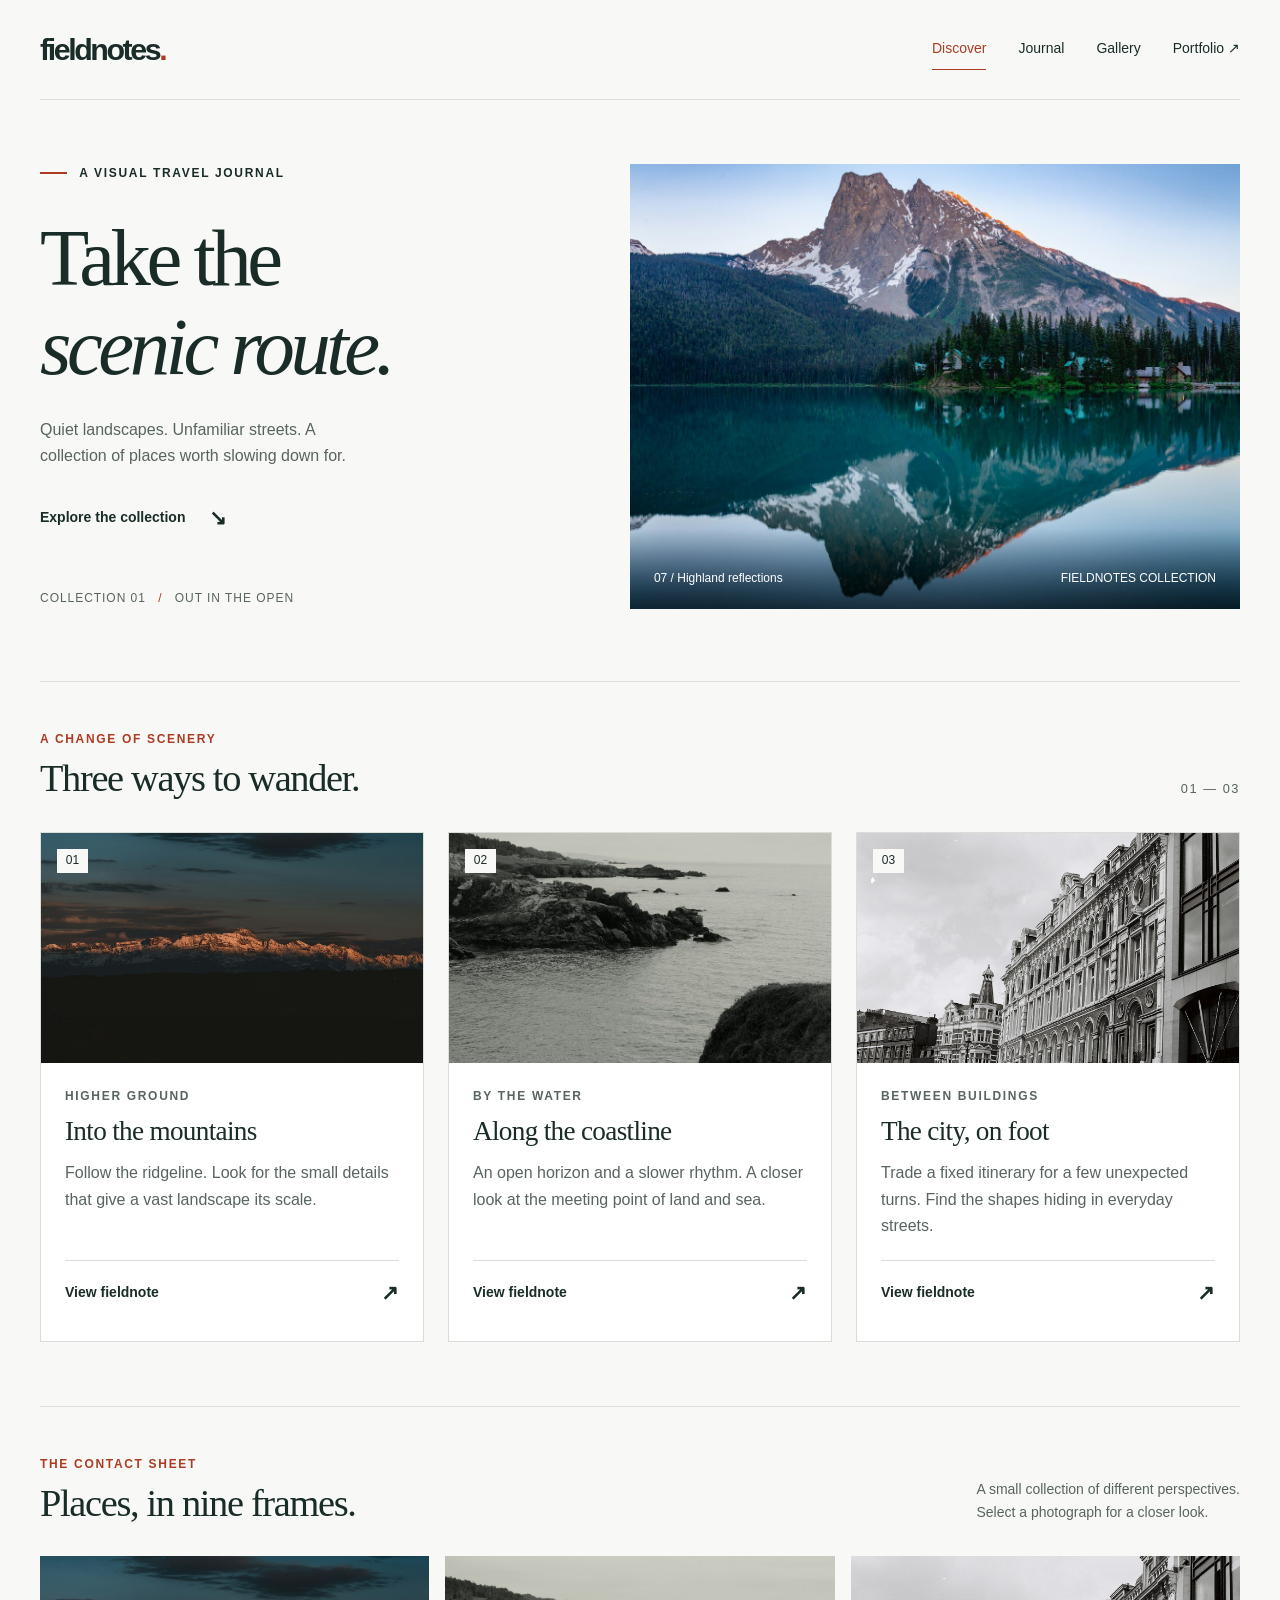
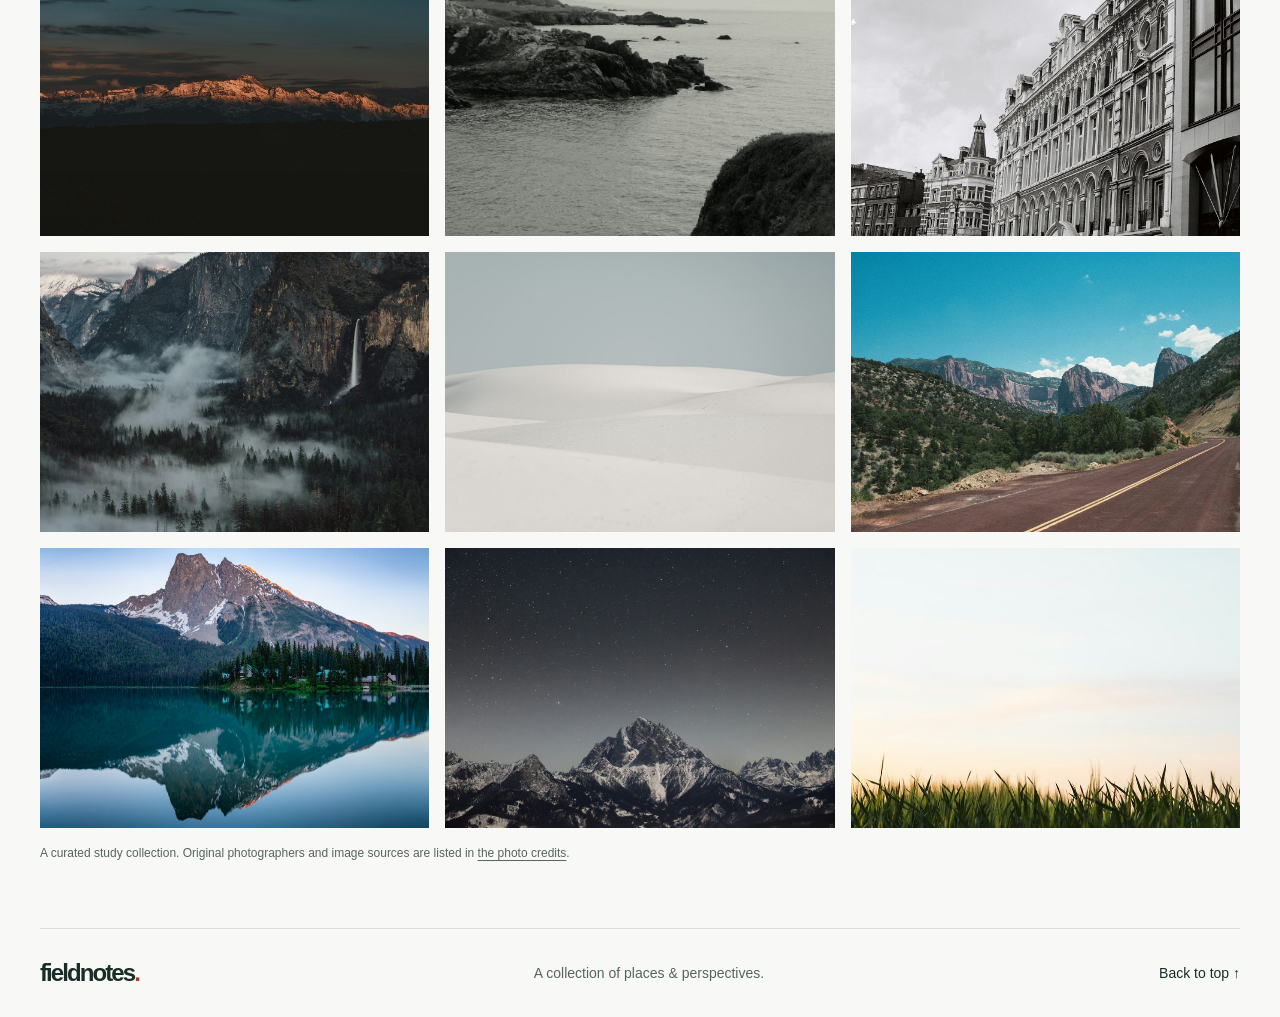
<file: index.html>
<!doctype html>
<html lang="en">
  <head>
    <meta charset="UTF-8" />
    <meta name="viewport" content="width=device-width, initial-scale=1.0" />
    <meta
      name="description"
      content="Fieldnotes: a collection of landscapes, visual stories and small observations from the road."
    />
    <title>Fieldnotes — A visual travel journal</title>
    <link rel="icon" href="assets/favicon.svg" type="image/svg+xml" />
    <link rel="stylesheet" href="styles.css" />
    <script src="script.js" defer></script>
  </head>
  <body>
    <a class="skip-link" href="#main">Skip to content</a>
    <!-- Task 0: Flexbox aligns the wordmark and navigation. -->
    <header class="site-header" id="navigation">
      <a class="wordmark" href="index.html" aria-label="Fieldnotes home"
        >fieldnotes<span class="logo-dot">.</span></a
      >
      <nav aria-label="Main navigation" class="site-nav">
        <a href="index.html" aria-current="page">Discover</a>
        <a href="journal.html">Journal</a>
        <a href="#gallery">Gallery</a>
        <a href="portfolio.html"
          >Portfolio <span aria-hidden="true">↗</span></a
        >
      </nav>
    </header>

    <main id="main" class="home-main">
      <section class="hero" aria-labelledby="hero-title">
        <div class="hero-copy">
          <p class="eyebrow">
            <span class="small-line"></span> A visual travel journal
          </p>
          <h1 id="hero-title">Take the<br /><em>scenic route.</em></h1>
          <p class="hero-description">
            Quiet landscapes. Unfamiliar streets. A collection of places worth
            slowing down for.
          </p>
          <a class="text-link" href="#stories"
            >Explore the collection <span aria-hidden="true">↘</span></a
          >
          <p class="edition">COLLECTION 01 <span> / </span> OUT IN THE OPEN</p>
        </div>
        <figure class="hero-image">
          <img
            src="assets/images/07-lake.jpg"
            alt="A mountain reflected in a clear lake"
            width="1200"
            height="900"
            fetchpriority="high"
          />
          <figcaption>
            <span>07 / Highland reflections</span
            ><span>FIELDNOTES COLLECTION</span>
          </figcaption>
        </figure>
      </section>

      <!-- Task 1: The row and each equal-height card use Flexbox. -->
      <section
        class="section-block"
        id="stories"
        aria-labelledby="stories-title"
      >
        <div class="section-heading">
          <div>
            <p class="eyebrow">A change of scenery</p>
            <h2 id="stories-title">Three ways to wander.</h2>
          </div>
          <span class="section-number">01 — 03</span>
        </div>
        <div class="card-row">
          <article class="story-card">
            <div class="card-image">
              <img
                src="assets/images/01-mountains.jpg"
                alt="Mountain landscape"
                width="1200"
                height="900"
                loading="lazy"
              /><span class="image-number">01</span>
            </div>
            <div class="card-content">
              <p class="eyebrow">Higher ground</p>
              <h3>Into the mountains</h3>
              <p>
                Follow the ridgeline. Look for the small details that give a
                vast landscape its scale.
              </p>
              <button
                class="text-link"
                type="button"
                data-photo="assets/images/01-mountains.jpg"
                data-title="Into the mountains"
                data-caption="A study of scale: strong ridgelines, open sky and the distance between them."
              >
                View fieldnote <span aria-hidden="true">↗</span>
              </button>
            </div>
          </article>
          <article class="story-card">
            <div class="card-image">
              <img
                src="assets/images/02-coast.jpg"
                alt="Coastal landscape beside the sea"
                width="1200"
                height="900"
                loading="lazy"
              /><span class="image-number">02</span>
            </div>
            <div class="card-content">
              <p class="eyebrow">By the water</p>
              <h3>Along the coastline</h3>
              <p>
                An open horizon and a slower rhythm. A closer look at the
                meeting point of land and sea.
              </p>
              <button
                class="text-link"
                type="button"
                data-photo="assets/images/02-coast.jpg"
                data-title="Along the coastline"
                data-caption="An exercise in simplicity: the shoreline leads the eye through the frame while the water leaves room to breathe."
              >
                View fieldnote <span aria-hidden="true">↗</span>
              </button>
            </div>
          </article>
          <article class="story-card">
            <div class="card-image">
              <img
                src="assets/images/03-city.jpg"
                alt="Buildings and lines in a city scene"
                width="1200"
                height="900"
                loading="lazy"
              /><span class="image-number">03</span>
            </div>
            <div class="card-content">
              <p class="eyebrow">Between buildings</p>
              <h3>The city, on foot</h3>
              <p>
                Trade a fixed itinerary for a few unexpected turns. Find the
                shapes hiding in everyday streets.
              </p>
              <button
                class="text-link"
                type="button"
                data-photo="assets/images/03-city.jpg"
                data-title="The city, on foot"
                data-caption="Architecture becomes a composition of lines and repeated shapes. Notice where the light breaks the pattern."
              >
                View fieldnote <span aria-hidden="true">↗</span>
              </button>
            </div>
          </article>
        </div>
      </section>

      <!-- Task 3: Nine images in equal-width Grid columns and equal-height rows. -->
      <section
        class="section-block gallery-section"
        id="gallery"
        aria-labelledby="gallery-title"
      >
        <div class="section-heading">
          <div>
            <p class="eyebrow">The contact sheet</p>
            <h2 id="gallery-title">Places, in nine frames.</h2>
          </div>
          <p class="section-note">
            A small collection of different perspectives.<br />Select a
            photograph for a closer look.
          </p>
        </div>
        <div class="gallery-grid">
          <button
            class="gallery-item"
            type="button"
            data-photo="assets/images/01-mountains.jpg"
            data-title="01 — Higher ground"
            data-caption="Mountains and open space."
            aria-label="Open Higher ground photograph"
          >
            <img
              src="assets/images/01-mountains.jpg"
              alt="Mountain landscape"
              width="1200"
              height="900"
              loading="lazy"
            /><span class="gallery-caption"
              ><span>01 / Higher ground</span
              ><span aria-hidden="true">↗</span></span
            >
          </button>
          <button
            class="gallery-item"
            type="button"
            data-photo="assets/images/02-coast.jpg"
            data-title="02 — A coastal pause"
            data-caption="The edge between land and sea."
            aria-label="Open A coastal pause photograph"
          >
            <img
              src="assets/images/02-coast.jpg"
              alt="Sea along a coastline"
              width="1200"
              height="900"
              loading="lazy"
            /><span class="gallery-caption"
              ><span>02 / A coastal pause</span
              ><span aria-hidden="true">↗</span></span
            >
          </button>
          <button
            class="gallery-item"
            type="button"
            data-photo="assets/images/03-city.jpg"
            data-title="03 — Urban lines"
            data-caption="A closer look at the built environment."
            aria-label="Open Urban lines photograph"
          >
            <img
              src="assets/images/03-city.jpg"
              alt="City architecture"
              width="1200"
              height="900"
              loading="lazy"
            /><span class="gallery-caption"
              ><span>03 / Urban lines</span
              ><span aria-hidden="true">↗</span></span
            >
          </button>
          <button
            class="gallery-item"
            type="button"
            data-photo="assets/images/04-forest.jpg"
            data-title="04 — A quieter place"
            data-caption="A landscape shaped by trees."
            aria-label="Open A quieter place photograph"
          >
            <img
              src="assets/images/04-forest.jpg"
              alt="Trees in a forest"
              width="1200"
              height="900"
              loading="lazy"
            /><span class="gallery-caption"
              ><span>04 / A quieter place</span
              ><span aria-hidden="true">↗</span></span
            >
          </button>
          <button
            class="gallery-item"
            type="button"
            data-photo="assets/images/05-desert.jpg"
            data-title="05 — Lines in the sand"
            data-caption="Texture, light and an open landscape."
            aria-label="Open Lines in the sand photograph"
          >
            <img
              src="assets/images/05-desert.jpg"
              alt="Sandy desert landscape"
              width="1200"
              height="900"
              loading="lazy"
            /><span class="gallery-caption"
              ><span>05 / Lines in the sand</span
              ><span aria-hidden="true">↗</span></span
            >
          </button>
          <button
            class="gallery-item"
            type="button"
            data-photo="assets/images/06-road.jpg"
            data-title="06 — The long way"
            data-caption="A route through the landscape."
            aria-label="Open The long way photograph"
          >
            <img
              src="assets/images/06-road.jpg"
              alt="Road stretching into the landscape"
              width="1200"
              height="900"
              loading="lazy"
            /><span class="gallery-caption"
              ><span>06 / The long way</span
              ><span aria-hidden="true">↗</span></span
            >
          </button>
          <button
            class="gallery-item"
            type="button"
            data-photo="assets/images/07-lake.jpg"
            data-title="07 — Still water"
            data-caption="A moment beside the water."
            aria-label="Open Still water photograph"
          >
            <img
              src="assets/images/07-lake.jpg"
              alt="A lake and its surroundings"
              width="1200"
              height="900"
              loading="lazy"
            /><span class="gallery-caption"
              ><span>07 / Still water</span
              ><span aria-hidden="true">↗</span></span
            >
          </button>
          <button
            class="gallery-item"
            type="button"
            data-photo="assets/images/08-snow.jpg"
            data-title="08 — After dark"
            data-caption="Snowy peaks under a starry sky."
            aria-label="Open After dark photograph"
          >
            <img
              src="assets/images/08-snow.jpg"
              alt="Snow-covered landscape"
              width="1200"
              height="900"
              loading="lazy"
            /><span class="gallery-caption"
              ><span>08 / After dark</span
              ><span aria-hidden="true">↗</span></span
            >
          </button>
          <button
            class="gallery-item"
            type="button"
            data-photo="assets/images/09-field.jpg"
            data-title="09 — Open country"
            data-caption="Space, texture and the shape of the land."
            aria-label="Open Open country photograph"
          >
            <img
              src="assets/images/09-field.jpg"
              alt="Open countryside"
              width="1200"
              height="900"
              loading="lazy"
            /><span class="gallery-caption"
              ><span>09 / Open country</span
              ><span aria-hidden="true">↗</span></span
            >
          </button>
        </div>
        <p class="image-credit">
          A curated study collection. Original photographers and image sources
          are listed in <a href="CREDITS.md">the photo credits</a>.
        </p>
      </section>
    </main>

    <footer class="site-footer">
      <a class="wordmark" href="index.html"
        >fieldnotes<span class="logo-dot">.</span></a
      >
      <p>A collection of places & perspectives.</p>
      <a href="#navigation">Back to top ↑</a>
    </footer>
    <dialog class="photo-dialog" aria-labelledby="photo-title">
      <button class="dialog-close" type="button" aria-label="Close photograph">
        Close <span aria-hidden="true">×</span></button
      ><img class="dialog-image" src="assets/images/01-mountains.jpg" alt="" />
      <div class="dialog-copy">
        <h2 id="photo-title"></h2>
        <p id="photo-caption"></p>
      </div>
    </dialog>
  </body>
</html>
</file>
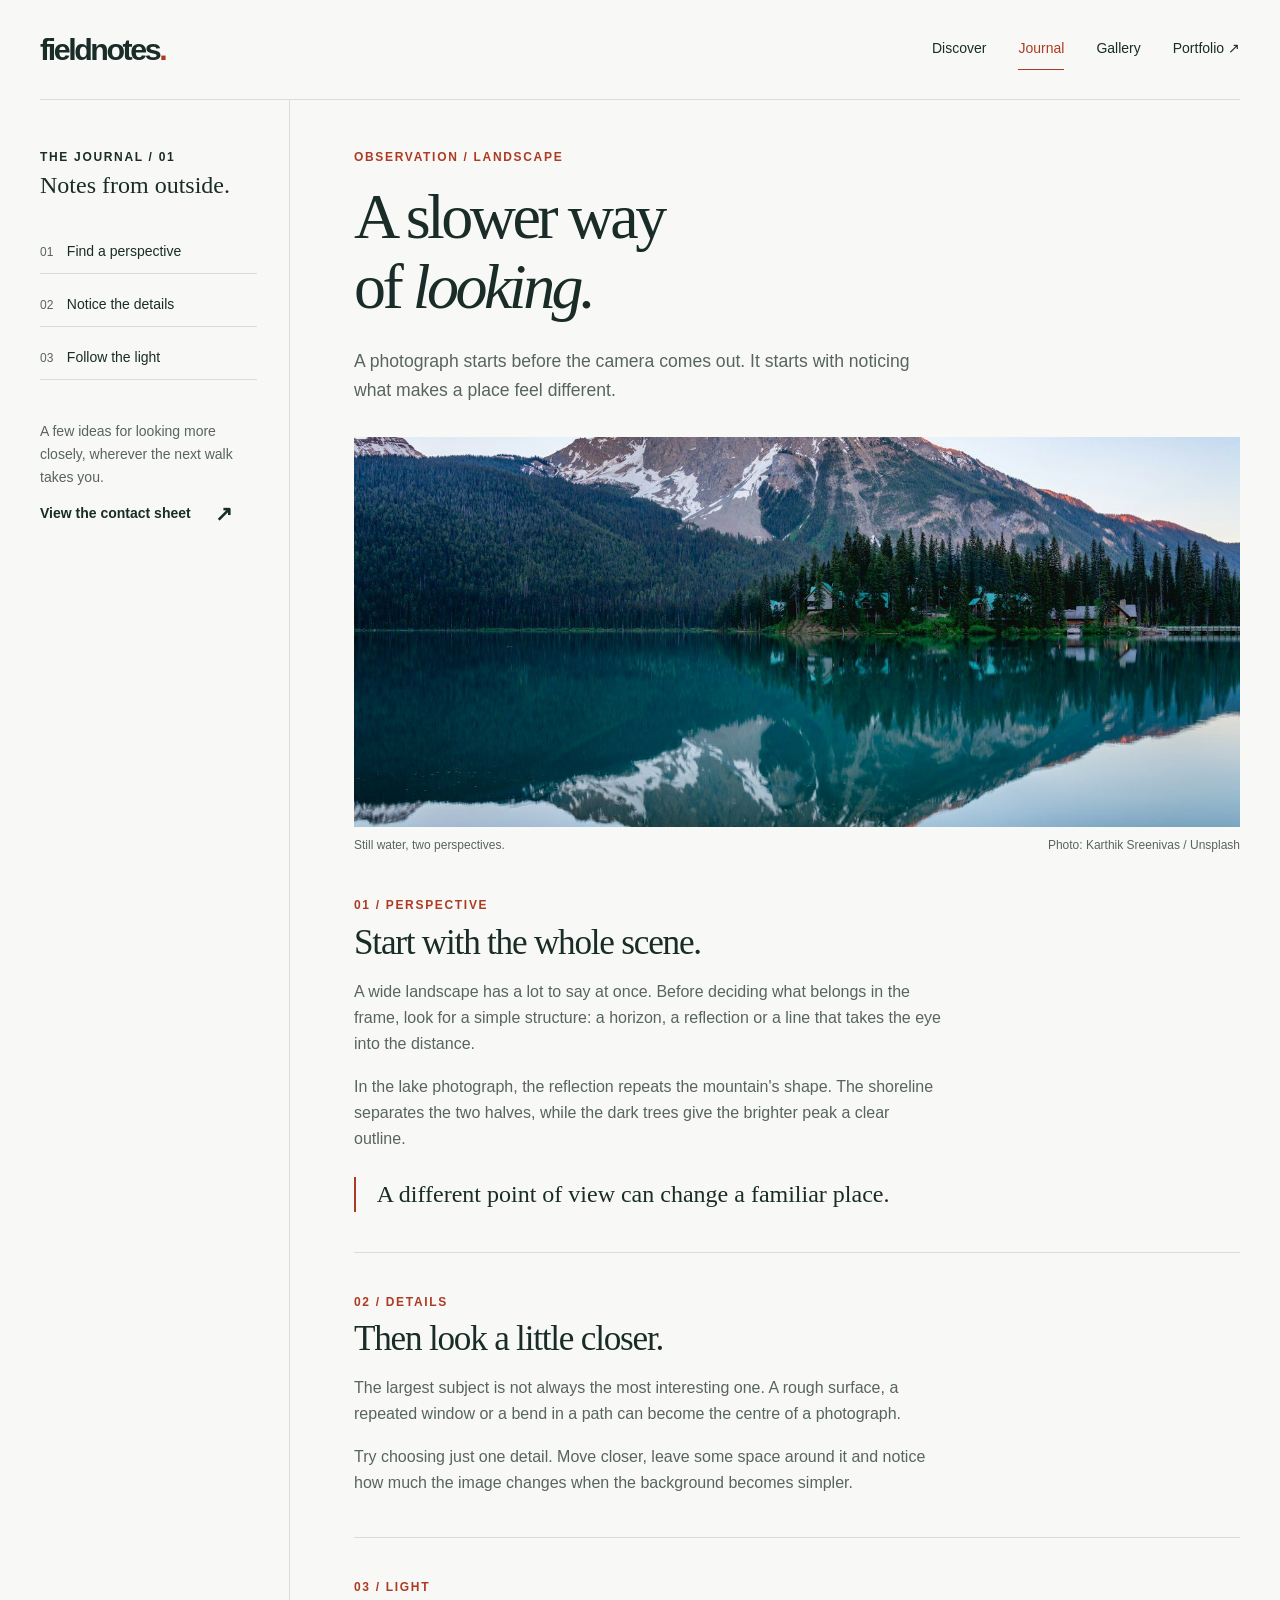
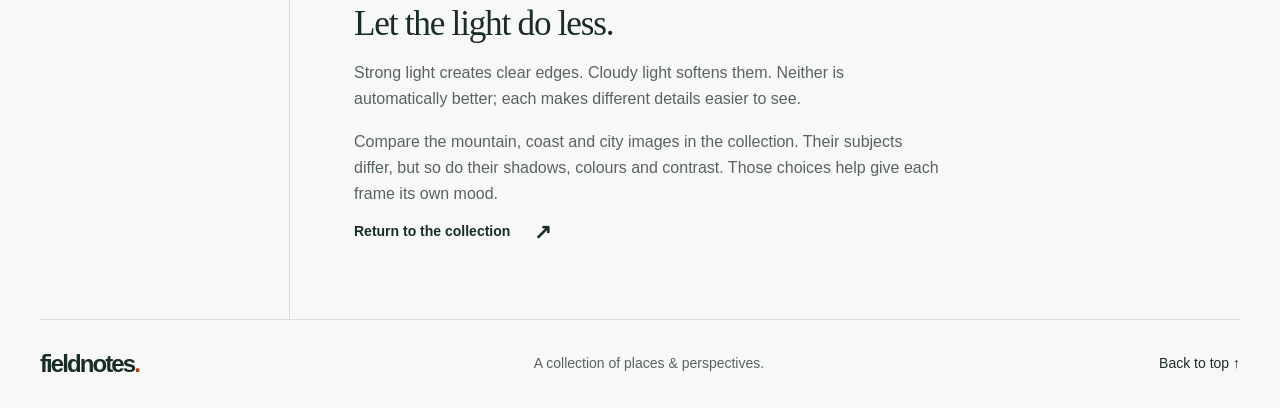
<file: journal.html>
<!doctype html>
<html lang="en">
  <head>
    <meta charset="UTF-8" />
    <meta name="viewport" content="width=device-width, initial-scale=1.0" />
    <meta
      name="description"
      content="Fieldnotes journal: observations on landscape, light and finding a different perspective."
    />
    <title>The journal — Fieldnotes</title>
    <link rel="icon" href="assets/favicon.svg" type="image/svg+xml" />
    <link rel="stylesheet" href="styles.css" />
  </head>
  <!-- Task 2: this parent grid has four named areas. -->
  <body class="journal-page">
    <a class="skip-link" href="#main">Skip to content</a>
    <header class="site-header" id="navigation">
      <a class="wordmark" href="index.html" aria-label="Fieldnotes home"
        >fieldnotes<span class="logo-dot">.</span></a
      >
      <nav aria-label="Main navigation" class="site-nav">
        <a href="index.html">Discover</a
        ><a href="journal.html" aria-current="page">Journal</a
        ><a href="index.html#gallery">Gallery</a
        ><a href="portfolio.html"
          >Portfolio <span aria-hidden="true">↗</span></a
        >
      </nav>
    </header>

    <aside class="journal-sidebar" aria-label="Journal contents">
      <div class="sidebar-inner">
        <p class="eyebrow">The journal / 01</p>
        <p class="sidebar-title">Notes from outside.</p>
        <nav aria-label="On this page">
          <a href="#perspective"><span>01</span> Find a perspective</a
          ><a href="#details"><span>02</span> Notice the details</a
          ><a href="#light"><span>03</span> Follow the light</a>
        </nav>
        <p class="sidebar-note">
          A few ideas for looking more closely, wherever the next walk takes
          you.
        </p>
        <a class="text-link" href="index.html#gallery"
          >View the contact sheet <span aria-hidden="true">↗</span></a
        >
      </div>
    </aside>

    <main class="journal-main" id="main">
      <p class="eyebrow">Observation / Landscape</p>
      <h1>A slower way<br />of <em>looking.</em></h1>
      <p class="article-intro">
        A photograph starts before the camera comes out. It starts with noticing
        what makes a place feel different.
      </p>
      <figure class="journal-figure">
        <img
          src="assets/images/07-lake.jpg"
          alt="A mountain and wooded shoreline reflected in clear lake water"
          width="1400"
          height="933"
        />
        <figcaption>
          <span>Still water, two perspectives.</span
          ><span>Photo: Karthik Sreenivas / Unsplash</span>
        </figcaption>
      </figure>
      <section class="journal-entry" id="perspective">
        <p class="eyebrow">01 / Perspective</p>
        <h2>Start with the whole scene.</h2>
        <p>
          A wide landscape has a lot to say at once. Before deciding what
          belongs in the frame, look for a simple structure: a horizon, a
          reflection or a line that takes the eye into the distance.
        </p>
        <p>
          In the lake photograph, the reflection repeats the mountain's shape.
          The shoreline separates the two halves, while the dark trees give the
          brighter peak a clear outline.
        </p>
        <blockquote class="observation">
          A different point of view can change a familiar place.
        </blockquote>
      </section>
      <section class="journal-entry" id="details">
        <p class="eyebrow">02 / Details</p>
        <h2>Then look a little closer.</h2>
        <p>
          The largest subject is not always the most interesting one. A rough
          surface, a repeated window or a bend in a path can become the centre
          of a photograph.
        </p>
        <p>
          Try choosing just one detail. Move closer, leave some space around it
          and notice how much the image changes when the background becomes
          simpler.
        </p>
      </section>
      <section class="journal-entry" id="light">
        <p class="eyebrow">03 / Light</p>
        <h2>Let the light do less.</h2>
        <p>
          Strong light creates clear edges. Cloudy light softens them. Neither
          is automatically better; each makes different details easier to see.
        </p>
        <p>
          Compare the mountain, coast and city images in the collection. Their
          subjects differ, but so do their shadows, colours and contrast. Those
          choices help give each frame its own mood.
        </p>
        <a class="text-link" href="index.html#stories"
          >Return to the collection <span aria-hidden="true">↗</span></a
        >
      </section>
    </main>

    <footer class="site-footer">
      <a class="wordmark" href="index.html"
        >fieldnotes<span class="logo-dot">.</span></a
      >
      <p>A collection of places & perspectives.</p>
      <a href="#navigation">Back to top ↑</a>
    </footer>
  </body>
</html>
</file>
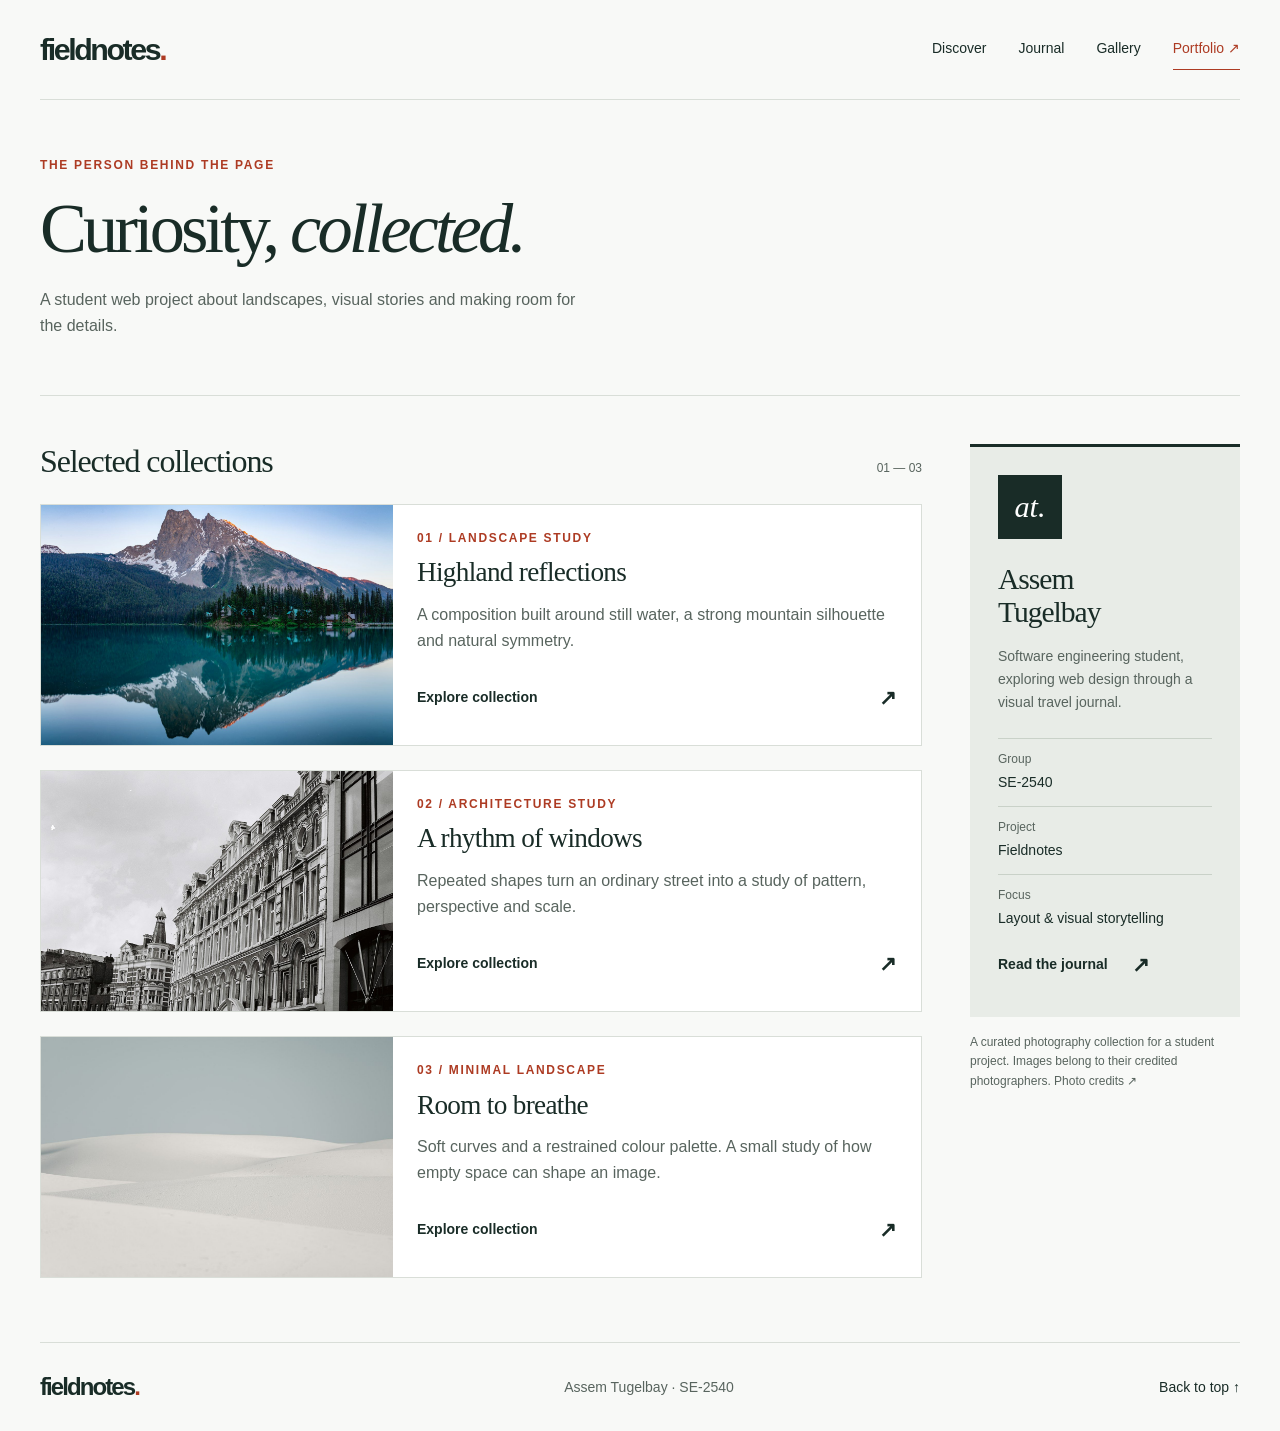
<file: portfolio.html>
<!doctype html>
<html lang="en">
  <head>
    <meta charset="UTF-8" />
    <meta name="viewport" content="width=device-width, initial-scale=1.0" />
    <meta
      name="description"
      content="Assem Tugelbay's Fieldnotes project: three visual collections and a student portfolio."
    />
    <title>Portfolio — Fieldnotes</title>
    <link rel="icon" href="assets/favicon.svg" type="image/svg+xml" />
    <link rel="stylesheet" href="styles.css" />
    <script src="script.js" defer></script>
  </head>
  <body>
    <a class="skip-link" href="#main">Skip to content</a>
    <header class="site-header" id="navigation">
      <a class="wordmark" href="index.html" aria-label="Fieldnotes home"
        >fieldnotes<span class="logo-dot">.</span></a
      >
      <nav aria-label="Main navigation" class="site-nav">
        <a href="index.html">Discover</a><a href="journal.html">Journal</a
        ><a href="index.html#gallery">Gallery</a
        ><a href="portfolio.html" aria-current="page"
          >Portfolio <span aria-hidden="true">↗</span></a
        >
      </nav>
    </header>

    <main class="portfolio-main" id="main">
      <div class="portfolio-intro">
        <p class="eyebrow">The person behind the page</p>
        <h1>Curiosity, <em>collected.</em></h1>
        <p>
          A student web project about landscapes, visual stories and making room
          for the details.
        </p>
      </div>
      <!-- Task 4: Grid places the projects left and profile right. -->
      <div class="portfolio-layout">
        <section aria-labelledby="projects-title">
          <div class="projects-heading">
            <h2 id="projects-title">Selected collections</h2>
            <span>01 — 03</span>
          </div>
          <div class="project-list">
            <!-- Flexbox arranges the image, content and button inside each project. -->
            <article class="project-card">
              <img
                src="assets/images/07-lake.jpg"
                alt="Mountain reflections on a lake"
                width="1400"
                height="933"
              />
              <div class="project-content">
                <p class="eyebrow">01 / Landscape study</p>
                <h3>Highland reflections</h3>
                <p>
                  A composition built around still water, a strong mountain
                  silhouette and natural symmetry.
                </p>
                <button
                  class="text-link"
                  type="button"
                  data-photo="assets/images/07-lake.jpg"
                  data-title="Highland reflections"
                  data-caption="Collection 01 explores balance. The reflected mountain gives the image two focal points, separated by a narrow line of trees."
                >
                  Explore collection <span aria-hidden="true">↗</span>
                </button>
              </div>
            </article>
            <article class="project-card">
              <img
                src="assets/images/03-city.jpg"
                alt="Repeating windows and decorative facades on a city street"
                width="1400"
                height="937"
                loading="lazy"
              />
              <div class="project-content">
                <p class="eyebrow">02 / Architecture study</p>
                <h3>A rhythm of windows</h3>
                <p>
                  Repeated shapes turn an ordinary street into a study of
                  pattern, perspective and scale.
                </p>
                <button
                  class="text-link"
                  type="button"
                  data-photo="assets/images/03-city.jpg"
                  data-title="A rhythm of windows"
                  data-caption="Collection 02 looks at repetition. The facades guide the eye along the street, and differences in detail interrupt the rhythm."
                >
                  Explore collection <span aria-hidden="true">↗</span>
                </button>
              </div>
            </article>
            <article class="project-card">
              <img
                src="assets/images/05-desert.jpg"
                alt="Soft pale dunes against a clear sky"
                width="1400"
                height="934"
                loading="lazy"
              />
              <div class="project-content">
                <p class="eyebrow">03 / Minimal landscape</p>
                <h3>Room to breathe</h3>
                <p>
                  Soft curves and a restrained colour palette. A small study of
                  how empty space can shape an image.
                </p>
                <button
                  class="text-link"
                  type="button"
                  data-photo="assets/images/05-desert.jpg"
                  data-title="Room to breathe"
                  data-caption="Collection 03 reduces the scene to a few forms. The pale dunes and quiet sky leave the curve of the sand as the main subject."
                >
                  Explore collection <span aria-hidden="true">↗</span>
                </button>
              </div>
            </article>
          </div>
        </section>
        <aside aria-label="About the student">
          <div class="profile-card">
            <div class="profile-monogram" aria-hidden="true">at.</div>
            <h2>Assem<br />Tugelbay</h2>
            <p>
              Software engineering student, exploring web design through a
              visual travel journal.
            </p>
            <dl class="profile-details">
              <div>
                <dt>Group</dt>
                <dd>SE-2540</dd>
              </div>
              <div>
                <dt>Project</dt>
                <dd>Fieldnotes</dd>
              </div>
              <div>
                <dt>Focus</dt>
                <dd>Layout & visual storytelling</dd>
              </div>
            </dl>
            <a class="text-link" href="journal.html"
              >Read the journal <span aria-hidden="true">↗</span></a
            >
          </div>
          <p class="profile-note">
            A curated photography collection for a student project. Images
            belong to their credited photographers.
            <a href="CREDITS.md">Photo credits ↗</a>
          </p>
        </aside>
      </div>
    </main>

    <footer class="site-footer">
      <a class="wordmark" href="index.html"
        >fieldnotes<span class="logo-dot">.</span></a
      >
      <p>Assem Tugelbay · SE-2540</p>
      <a href="#navigation">Back to top ↑</a>
    </footer>
    <dialog class="photo-dialog" aria-labelledby="photo-title">
      <button class="dialog-close" type="button" aria-label="Close photograph">
        Close <span aria-hidden="true">×</span></button
      ><img class="dialog-image" src="assets/images/07-lake.jpg" alt="" />
      <div class="dialog-copy">
        <h2 id="photo-title"></h2>
        <p id="photo-caption"></p>
      </div>
    </dialog>
  </body>
</html>
</file>
<file: styles.css>
/* Shared design and a small reset. No layout frameworks. */
:root {
  --paper: #f8f9f7;
  --ink: #192c27;
  --muted: #58645e;
  --accent: #ad3b23;
  --line: #d9ded8;
  --white: #fff;
  --max-width: 1240px;
}
* {
  box-sizing: border-box;
}
html {
  scroll-behavior: smooth;
  scroll-padding-top: 2rem;
}
body {
  margin: 0;
  background: var(--paper);
  color: var(--ink);
  font-family: Arial, Helvetica, sans-serif;
  font-size: 1rem;
  line-height: 1.65;
}
img {
  display: block;
  max-width: 100%;
}
a {
  color: inherit;
  text-decoration: none;
}
button {
  font: inherit;
  color: inherit;
  cursor: pointer;
}
button,
a {
  -webkit-tap-highlight-color: transparent;
}
button:focus-visible,
a:focus-visible,
summary:focus-visible {
  outline: 3px solid var(--accent);
  outline-offset: 5px;
}
h1,
h2,
h3,
p,
figure {
  margin: 0;
}
h1,
h2,
h3 {
  font-weight: 400;
}
h1,
h2 {
  font-family: Georgia, "Times New Roman", serif;
  line-height: 1.1;
}
h1 {
  font-size: clamp(3.5rem, 6.3vw, 6rem);
  letter-spacing: -0.055em;
}
h2 {
  font-size: clamp(2rem, 3vw, 2.75rem);
  letter-spacing: -0.035em;
}
h3 {
  font-family: Georgia, "Times New Roman", serif;
  font-size: 1.7rem;
  line-height: 1.2;
  letter-spacing: -0.025em;
}
em {
  font-weight: 400;
}
.skip-link {
  position: absolute;
  top: -8rem;
  left: 1rem;
  z-index: 5;
  padding: 0.7rem 1rem;
  background: var(--ink);
  color: white;
}
.skip-link:focus {
  top: 1rem;
}

/* Task 0: two nested flex containers, centered on the cross axis. */
.site-header {
  display: flex;
  align-items: center;
  justify-content: space-between;
  gap: 1.5rem;
  width: min(var(--max-width), calc(100% - 5rem));
  margin-inline: auto;
  min-height: 100px;
  border-bottom: 1px solid var(--line);
}
.wordmark {
  font-size: 1.9rem;
  font-weight: 700;
  line-height: 1;
  letter-spacing: -0.08em;
}
.logo-dot {
  color: var(--accent);
}
.site-nav {
  display: flex;
  align-items: center;
  flex-wrap: wrap;
  gap: 2rem;
  font-size: 0.875rem;
}
.site-nav a {
  padding-block: 0.5rem;
  border-bottom: 1px solid transparent;
}
.site-nav a:hover,
.site-nav a[aria-current="page"] {
  color: var(--accent);
  border-bottom-color: currentColor;
}
.home-main,
.portfolio-main {
  width: min(var(--max-width), calc(100% - 5rem));
  margin-inline: auto;
}
.eyebrow {
  font-size: 0.75rem;
  font-weight: 600;
  text-transform: uppercase;
  letter-spacing: 0.14em;
  line-height: 1.5;
}
.hero {
  display: grid;
  grid-template-columns: 1fr 1.16fr;
  gap: 4rem;
  padding-block: 4rem 4.5rem;
  align-items: center;
}
.hero-copy .eyebrow {
  display: flex;
  align-items: center;
  gap: 0.75rem;
  margin-bottom: 2rem;
}
.small-line {
  width: 1.7rem;
  height: 2px;
  background: var(--accent);
}
.hero-description {
  max-width: 340px;
  color: var(--muted);
  margin-block: 1.6rem 1.5rem;
}
.text-link {
  display: inline-flex;
  justify-content: space-between;
  align-items: center;
  gap: 1.5rem;
  border: 0;
  padding: 0.5rem 0;
  background: transparent;
  font-size: 0.875rem;
  font-weight: 600;
  line-height: 1.5;
}
.text-link:hover {
  color: var(--accent);
}
.text-link span {
  font-size: 1.3rem;
}
.edition {
  margin-top: 3rem;
  font-size: 0.75rem;
  letter-spacing: 0.08em;
  color: var(--muted);
}
.edition span {
  margin-inline: 0.5rem;
  color: var(--accent);
}
.hero-image {
  align-self: stretch;
  position: relative;
  min-height: 440px;
  overflow: hidden;
  background: #d9e0d9;
}
.hero-image > img {
  width: 100%;
  height: 100%;
  position: absolute;
  object-fit: cover;
}
.hero-image figcaption {
  position: absolute;
  inset: auto 0 0;
  padding: 2.5rem 1.5rem 1.25rem;
  display: flex;
  justify-content: space-between;
  gap: 1rem;
  color: white;
  background: linear-gradient(transparent, #0009);
  font-size: 0.75rem;
}
.section-block {
  padding-block: 3rem 4rem;
  border-top: 1px solid var(--line);
}
.section-heading {
  display: flex;
  justify-content: space-between;
  align-items: end;
  gap: 2rem;
  margin-bottom: 2rem;
}
.section-heading .eyebrow {
  color: var(--accent);
  margin-bottom: 0.6rem;
}
.section-number {
  font-size: 0.8rem;
  letter-spacing: 0.12em;
  color: var(--muted);
}
.section-note {
  font-size: 0.875rem;
  color: var(--muted);
}

/* Task 1: stretch makes all cards in the same row equal in height.
   A column inside each card pushes its button to the same baseline. */
.card-row {
  display: flex;
  align-items: stretch;
  gap: 1.5rem;
}
.story-card {
  display: flex;
  flex: 1 1 0;
  flex-direction: column;
  min-width: 0;
  background: var(--white);
  border: 1px solid var(--line);
  transition:
    transform 0.2s ease,
    box-shadow 0.2s ease;
}
.story-card:hover {
  transform: translateY(-5px);
  box-shadow: 0 10px 26px #192c2712;
}
.card-image {
  position: relative;
  overflow: hidden;
}
.card-image img {
  width: 100%;
  height: 230px;
  object-fit: cover;
}
.image-number {
  position: absolute;
  top: 1rem;
  left: 1rem;
  background: var(--paper);
  padding: 0.15rem 0.55rem;
  font-size: 0.75rem;
}
.card-content {
  display: flex;
  flex: 1;
  flex-direction: column;
  align-items: flex-start;
  padding: 1.5rem;
}
.card-content .eyebrow {
  color: var(--muted);
  margin-bottom: 0.65rem;
}
.card-content > p:not(.eyebrow) {
  color: var(--muted);
  margin-block: 0.8rem 1.3rem;
}
.card-content .text-link {
  margin-top: auto;
  width: 100%;
  border-top: 1px solid var(--line);
  padding-top: 1rem;
}

/* Task 3: explicit equal columns and rows; captions respond to mouse and keyboard. */
.gallery-grid {
  display: grid;
  grid-template-columns: repeat(3, minmax(0, 1fr));
  grid-auto-rows: 280px;
  gap: 1rem;
}
.gallery-item {
  display: block;
  position: relative;
  overflow: hidden;
  padding: 0;
  border: 0;
  background: var(--line);
  text-align: left;
}
.gallery-item img {
  width: 100%;
  height: 100%;
  object-fit: cover;
  transition: transform 0.35s ease;
}
.gallery-caption {
  display: flex;
  justify-content: space-between;
  gap: 0.7rem;
  position: absolute;
  inset: auto 0 0;
  padding: 2.5rem 1rem 1rem;
  color: white;
  background: linear-gradient(transparent, #000c);
  opacity: 0;
  transform: translateY(0.6rem);
  transition:
    opacity 0.2s ease,
    transform 0.2s ease;
  font-size: 0.875rem;
}
.gallery-item:hover .gallery-caption,
.gallery-item:focus-visible .gallery-caption {
  opacity: 1;
  transform: translateY(0);
}
.gallery-item:hover img {
  transform: scale(1.045);
}
.image-credit {
  font-size: 0.75rem;
  color: var(--muted);
  margin-top: 1rem;
}
.image-credit a {
  text-decoration: underline;
  text-underline-offset: 3px;
}
.site-footer {
  display: flex;
  justify-content: space-between;
  align-items: center;
  gap: 1.5rem;
  width: min(var(--max-width), calc(100% - 5rem));
  margin-inline: auto;
  padding-block: 2rem;
  border-top: 1px solid var(--line);
  font-size: 0.875rem;
}
.site-footer .wordmark {
  font-size: 1.5rem;
}
.site-footer p {
  color: var(--muted);
}
.site-footer > a:last-child:hover {
  color: var(--accent);
}

/* The native dialog provides focus trapping and Escape-to-close. */
.photo-dialog {
  border: 0;
  padding: 0;
  width: min(900px, calc(100% - 2rem));
  max-height: calc(100dvh - 2rem);
  background: var(--paper);
  color: var(--ink);
}
.photo-dialog::backdrop {
  background: #0b1814d9;
}
.dialog-close {
  display: flex;
  align-items: center;
  gap: 1rem;
  margin-left: auto;
  padding: 0.8rem 1.2rem;
  border: 0;
  background: transparent;
  font-size: 0.875rem;
}
.dialog-close span {
  font-size: 1.6rem;
  line-height: 1;
}
.dialog-image {
  width: 100%;
  height: min(58vh, 560px);
  object-fit: contain;
  background: #e7ebe5;
}
.dialog-copy {
  padding: 1.5rem;
}
.dialog-copy h2 {
  font-size: 2rem;
}
.dialog-copy p {
  margin-top: 0.6rem;
  color: var(--muted);
}
body.dialog-open {
  overflow: hidden;
}

/* Task 2: named areas define the entire journal page. */
.journal-page {
  display: grid;
  grid-template-columns: minmax(190px, 250px) minmax(0, 1fr);
  grid-template-rows: auto 1fr auto;
  grid-template-areas: "header header" "sidebar main" "footer footer";
  column-gap: 4rem;
  min-height: 100vh;
  width: min(var(--max-width), calc(100% - 5rem));
  margin-inline: auto;
}
.journal-page > .site-header {
  grid-area: header;
  width: 100%;
}
.journal-sidebar {
  grid-area: sidebar;
  padding-block: 3rem;
  border-right: 1px solid var(--line);
  padding-right: 2rem;
}
.journal-main {
  grid-area: main;
  min-width: 0;
  padding-block: 3rem 4rem;
}
.journal-page > .site-footer {
  grid-area: footer;
  width: 100%;
}
.sidebar-inner {
  position: sticky;
  top: 2rem;
}
.sidebar-title {
  font-family: Georgia, "Times New Roman", serif;
  font-size: 1.5rem;
  margin-bottom: 1.5rem;
}
.journal-sidebar nav {
  display: flex;
  flex-direction: column;
  gap: 0.5rem;
}
.journal-sidebar nav a {
  padding-block: 0.65rem;
  border-bottom: 1px solid var(--line);
  font-size: 0.875rem;
}
.journal-sidebar nav a:hover {
  color: var(--accent);
}
.journal-sidebar nav span {
  color: var(--muted);
  margin-right: 0.6rem;
  font-size: 0.75rem;
}
.sidebar-note {
  font-size: 0.875rem;
  color: var(--muted);
  margin-top: 2.5rem;
}
.journal-main > .eyebrow {
  margin-bottom: 1rem;
  color: var(--accent);
}
.journal-main h1 {
  font-size: clamp(3rem, 5vw, 4.5rem);
}
.article-intro {
  color: var(--muted);
  max-width: 580px;
  font-size: 1.1rem;
  margin-block: 1.5rem 2rem;
}
.journal-figure img {
  width: 100%;
  height: 390px;
  object-fit: cover;
}
.journal-figure figcaption {
  display: flex;
  justify-content: space-between;
  gap: 1rem;
  padding-top: 0.6rem;
  font-size: 0.75rem;
  color: var(--muted);
}
.journal-entry {
  padding-block: 2.5rem;
  border-bottom: 1px solid var(--line);
}
.journal-entry:last-child {
  padding-bottom: 0;
  border: 0;
}
.journal-entry .eyebrow {
  color: var(--accent);
  margin-bottom: 0.6rem;
}
.journal-entry h2 {
  font-size: 2.2rem;
  margin-bottom: 1rem;
}
.journal-entry p + p {
  margin-top: 1rem;
}
.journal-entry > p:not(.eyebrow) {
  color: var(--muted);
  max-width: 66ch;
}
.observation {
  border-left: 2px solid var(--accent);
  padding-left: 1.3rem;
  margin: 1.5rem 0 0;
  font-family: Georgia, "Times New Roman", serif;
  font-size: 1.5rem;
  line-height: 1.45;
}

/* Task 4: Grid positions projects on the left and an info sidebar on the right. */
.portfolio-intro {
  padding-block: 3.5rem;
  border-bottom: 1px solid var(--line);
}
.portfolio-intro .eyebrow {
  color: var(--accent);
  margin-bottom: 1rem;
}
.portfolio-intro h1 {
  font-size: clamp(3rem, 5.5vw, 5rem);
}
.portfolio-intro > p:last-child {
  color: var(--muted);
  margin-top: 1.2rem;
  max-width: 560px;
}
.portfolio-layout {
  display: grid;
  grid-template-columns: minmax(0, 1fr) 270px;
  gap: 3rem;
  padding-block: 3rem 4rem;
  align-items: start;
}
.projects-heading {
  display: flex;
  justify-content: space-between;
  align-items: baseline;
  margin-bottom: 1.5rem;
  gap: 1rem;
}
.projects-heading h2 {
  font-size: 2rem;
}
.projects-heading span {
  font-size: 0.75rem;
  color: var(--muted);
}
.project-list {
  display: grid;
  gap: 1.5rem;
}
.project-card {
  display: flex;
  background: white;
  border: 1px solid var(--line);
  overflow: hidden;
  transition: box-shadow 0.2s ease;
}
.project-card:hover {
  box-shadow: 0 8px 24px #192c2712;
}
.project-card > img {
  width: 40%;
  height: auto;
  object-fit: cover;
}
.project-content {
  display: flex;
  flex: 1;
  flex-direction: column;
  align-items: flex-start;
  padding: 1.5rem;
  min-width: 0;
}
.project-content .eyebrow {
  color: var(--accent);
  margin-bottom: 0.6rem;
}
.project-content > p:not(.eyebrow) {
  color: var(--muted);
  margin-block: 0.8rem 1.2rem;
}
.project-content .text-link {
  margin-top: auto;
  width: 100%;
}
.profile-card {
  background: #e8ece7;
  padding: 1.75rem;
  border-top: 3px solid var(--ink);
}
.profile-monogram {
  display: flex;
  align-items: center;
  justify-content: center;
  width: 64px;
  height: 64px;
  background: var(--ink);
  color: white;
  font-family: Georgia, "Times New Roman", serif;
  font-style: italic;
  font-size: 1.9rem;
  margin-bottom: 1.5rem;
}
.profile-card h2 {
  font-size: 1.85rem;
}
.profile-card > p {
  color: var(--muted);
  font-size: 0.875rem;
  margin-top: 1rem;
}
.profile-details {
  margin-block: 1.5rem 0;
  font-size: 0.875rem;
}
.profile-details div {
  border-top: 1px solid #c9d1c8;
  padding-block: 0.7rem;
}
.profile-details dt {
  color: var(--muted);
  font-size: 0.75rem;
}
.profile-details dd {
  margin: 0.1rem 0 0;
}
.profile-note {
  font-size: 0.75rem;
  margin-top: 1rem;
  color: var(--muted);
}

/* Tablet: keep a useful two-column gallery and stack the portfolio sidebar. */
@media (max-width: 1000px) {
  .hero {
    gap: 2rem;
  }
  .hero-image {
    min-height: 400px;
  }
  .hero-image figcaption span:last-child {
    display: none;
  }
  .card-row {
    gap: 1rem;
  }
  .card-content {
    padding: 1.2rem;
  }
  .card-image img {
    height: 190px;
  }
  .gallery-grid {
    grid-auto-rows: 230px;
  }
  .portfolio-layout {
    grid-template-columns: minmax(0, 1fr) 230px;
    gap: 1.5rem;
  }
  .project-card {
    flex-direction: column;
  }
  .project-card > img {
    width: 100%;
    height: 220px;
  }
  .journal-page {
    column-gap: 2rem;
    grid-template-columns: 190px minmax(0, 1fr);
  }
  .journal-sidebar {
    padding-right: 1rem;
  }
}
@media (max-width: 760px) {
  .site-header,
  .home-main,
  .portfolio-main,
  .site-footer,
  .journal-page {
    width: calc(100% - 2.5rem);
  }
  .site-header {
    flex-wrap: wrap;
    padding-block: 1.4rem;
    gap: 1rem;
  }
  .site-nav {
    gap: 1.3rem;
  }
  .hero {
    grid-template-columns: 1fr;
    gap: 2rem;
    padding-block: 2.5rem;
  }
  .hero-copy .eyebrow {
    margin-bottom: 1.25rem;
  }
  .hero-description {
    max-width: 460px;
  }
  .edition {
    margin-top: 1.5rem;
  }
  .hero-image {
    min-height: 380px;
  }
  .section-block {
    padding-block: 2.5rem;
  }
  .section-heading {
    align-items: start;
    gap: 1rem;
  }
  .section-number {
    white-space: nowrap;
  }
  .card-row {
    flex-direction: column;
    gap: 1.5rem;
  }
  .card-image img {
    height: 260px;
  }
  .card-content {
    padding: 1.5rem;
  }
  .gallery-grid {
    grid-template-columns: repeat(2, minmax(0, 1fr));
    grid-auto-rows: 240px;
  }
  .gallery-section .section-heading {
    flex-direction: column;
  }
  .site-footer {
    flex-wrap: wrap;
  }
  .site-footer p {
    order: 3;
    flex-basis: 100%;
  }
  .journal-page {
    grid-template-columns: minmax(0, 1fr);
    grid-template-rows: auto auto 1fr auto;
    grid-template-areas: "header" "sidebar" "main" "footer";
  }
  .journal-sidebar {
    padding: 1.5rem 0;
    border: 0;
    border-bottom: 1px solid var(--line);
  }
  .sidebar-inner {
    position: static;
  }
  .sidebar-title {
    margin-bottom: 0.5rem;
  }
  .journal-sidebar nav {
    flex-direction: row;
    flex-wrap: wrap;
    gap: 0.5rem 1.5rem;
  }
  .journal-sidebar nav a {
    border: 0;
  }
  .sidebar-note {
    margin-top: 1rem;
  }
  .journal-main {
    padding-top: 2rem;
  }
  .portfolio-layout {
    grid-template-columns: minmax(0, 1fr);
  }
  .project-card {
    flex-direction: row;
  }
  .project-card > img {
    width: 38%;
    height: auto;
  }
  .profile-card {
    margin-top: 0.5rem;
  }
}
@media (max-width: 440px) {
  .site-nav {
    width: 100%;
    justify-content: space-between;
    gap: 0.5rem;
  }
  .hero-image {
    min-height: 310px;
  }
  .hero h1 {
    font-size: 3.5rem;
  }
  .section-heading h2 {
    font-size: 2rem;
  }
  .card-image img {
    height: 220px;
  }
  .gallery-grid {
    grid-template-columns: minmax(0, 1fr);
    grid-auto-rows: 290px;
  }
  .journal-figure img {
    height: 270px;
  }
  .project-card {
    flex-direction: column;
  }
  .project-card > img {
    width: 100%;
    height: 220px;
  }
  .dialog-copy h2 {
    font-size: 1.65rem;
  }
}
@media (hover: none) {
  .gallery-caption {
    opacity: 1;
    transform: none;
  }
}
@media (prefers-reduced-motion: reduce) {
  html {
    scroll-behavior: auto;
  }
  *,
  *::before,
  *::after {
    transition: none !important;
  }
}
</file>
